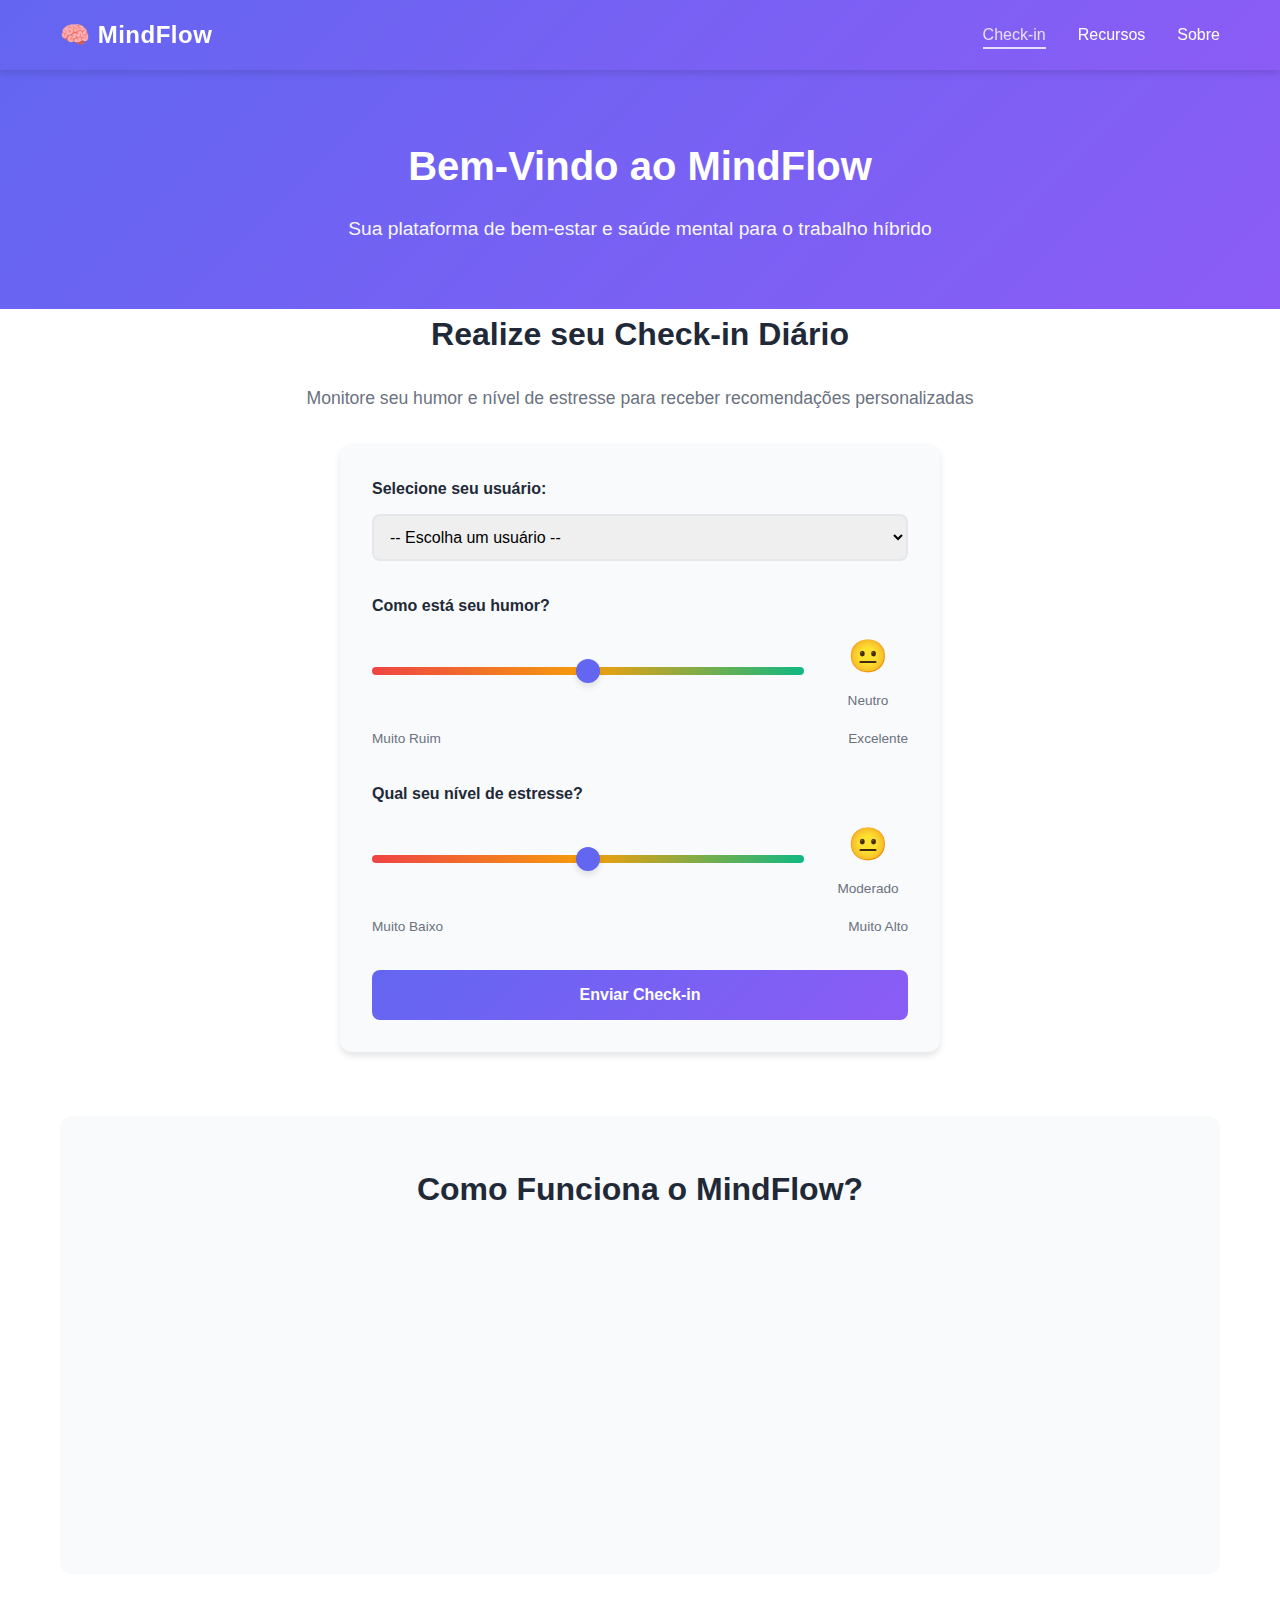
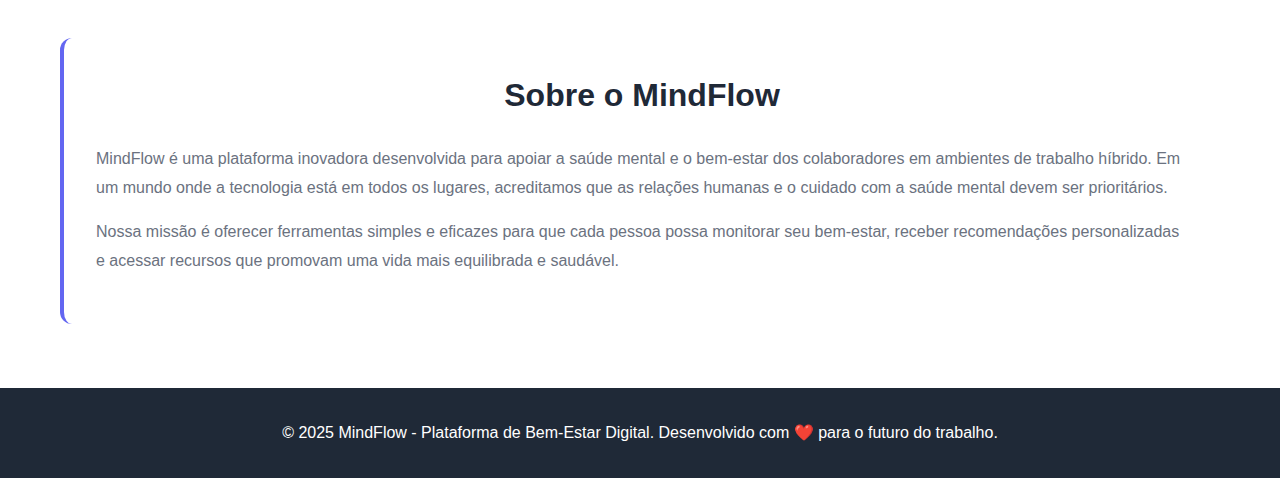
<file: mindflow_project/mindflow/web/index.html>
<!DOCTYPE html>
<html lang="pt-BR">
<head>
    <meta charset="UTF-8">
    <meta name="viewport" content="width=device-width, initial-scale=1.0">
    <title>MindFlow - Plataforma de Bem-Estar Digital</title>
    <link rel="stylesheet" href="estilo.css">
</head>
<body>
    <nav class="navbar">
        <div class="container">
            <div class="logo">🧠 MindFlow</div>
            <ul class="nav-links">
                <li><a href="index.html" class="active">Check-in</a></li>
                <li><a href="recursos.html">Recursos</a></li>
                <li><a href="#sobre">Sobre</a></li>
            </ul>
        </div>
    </nav>

    <header class="hero">
        <div class="container">
            <h1>Bem-Vindo ao MindFlow</h1>
            <p>Sua plataforma de bem-estar e saúde mental para o trabalho híbrido</p>
        </div>
    </header>

    <main class="container">
        <section class="checkin-section">
            <h2>Realize seu Check-in Diário</h2>
            <p class="subtitle">Monitore seu humor e nível de estresse para receber recomendações personalizadas</p>

            <div class="form-container">
                <form id="checkinForm">
                    <div class="form-group">
                        <label for="usuario">Selecione seu usuário:</label>
                        <select id="usuario" required>
                            <option value="">-- Escolha um usuário --</option>
                            <option value="1">Ana Silva</option>
                            <option value="2">Bruno Costa</option>
                            <option value="3">Carla Mendes</option>
                            <option value="4">Diego Santos</option>
                            <option value="5">Elisa Oliveira</option>
                        </select>
                    </div>

                    <div class="form-group">
                        <label for="humor">Como está seu humor?</label>
                        <div class="slider-container">
                            <input type="range" id="humor" name="humor" min="1" max="5" value="3" class="slider">
                            <div class="emoji-display">
                                <span id="humorEmoji">😐</span>
                                <span id="humorTexto">Neutro</span>
                            </div>
                        </div>
                        <div class="scale-labels">
                            <span>Muito Ruim</span>
                            <span>Excelente</span>
                        </div>
                    </div>

                    <div class="form-group">
                        <label for="estresse">Qual seu nível de estresse?</label>
                        <div class="slider-container">
                            <input type="range" id="estresse" name="estresse" min="1" max="5" value="3" class="slider">
                            <div class="emoji-display">
                                <span id="estresseEmoji">😐</span>
                                <span id="estresseTexto">Moderado</span>
                            </div>
                        </div>
                        <div class="scale-labels">
                            <span>Muito Baixo</span>
                            <span>Muito Alto</span>
                        </div>
                    </div>

                    <button type="submit" class="btn btn-primary">Enviar Check-in</button>
                </form>

                <div id="feedback" class="feedback"></div>
            </div>
        </section>

        <section class="info-section">
            <h2>Como Funciona o MindFlow?</h2>
            <div class="info-grid">
                <div class="info-card">
                    <div class="icon">📊</div>
                    <h3>Monitore seu Bem-Estar</h3>
                    <p>Realize check-ins diários para acompanhar seu humor e nível de estresse ao longo do tempo.</p>
                </div>
                <div class="info-card">
                    <div class="icon">📈</div>
                    <h3>Análise de Tendências</h3>
                    <p>Receba análises personalizadas sobre suas tendências de bem-estar nas últimas semanas.</p>
                </div>
                <div class="info-card">
                    <div class="icon">📚</div>
                    <h3>Recursos Personalizados</h3>
                    <p>Acesse uma biblioteca de artigos, vídeos e técnicas recomendadas para seu bem-estar.</p>
                </div>
            </div>
        </section>

        <section id="sobre" class="about-section">
            <h2>Sobre o MindFlow</h2>
            <p>
                MindFlow é uma plataforma inovadora desenvolvida para apoiar a saúde mental e o bem-estar dos 
                colaboradores em ambientes de trabalho híbrido. Em um mundo onde a tecnologia está em todos os 
                lugares, acreditamos que as relações humanas e o cuidado com a saúde mental devem ser prioritários.
            </p>
            <p>
                Nossa missão é oferecer ferramentas simples e eficazes para que cada pessoa possa monitorar seu 
                bem-estar, receber recomendações personalizadas e acessar recursos que promovam uma vida mais 
                equilibrada e saudável.
            </p>
        </section>
    </main>

    <footer class="footer">
        <div class="container">
            <p>&copy; 2025 MindFlow - Plataforma de Bem-Estar Digital. Desenvolvido com ❤️ para o futuro do trabalho.</p>
        </div>
    </footer>

    <script src="script.js"></script>
</body>
</html>
</file>
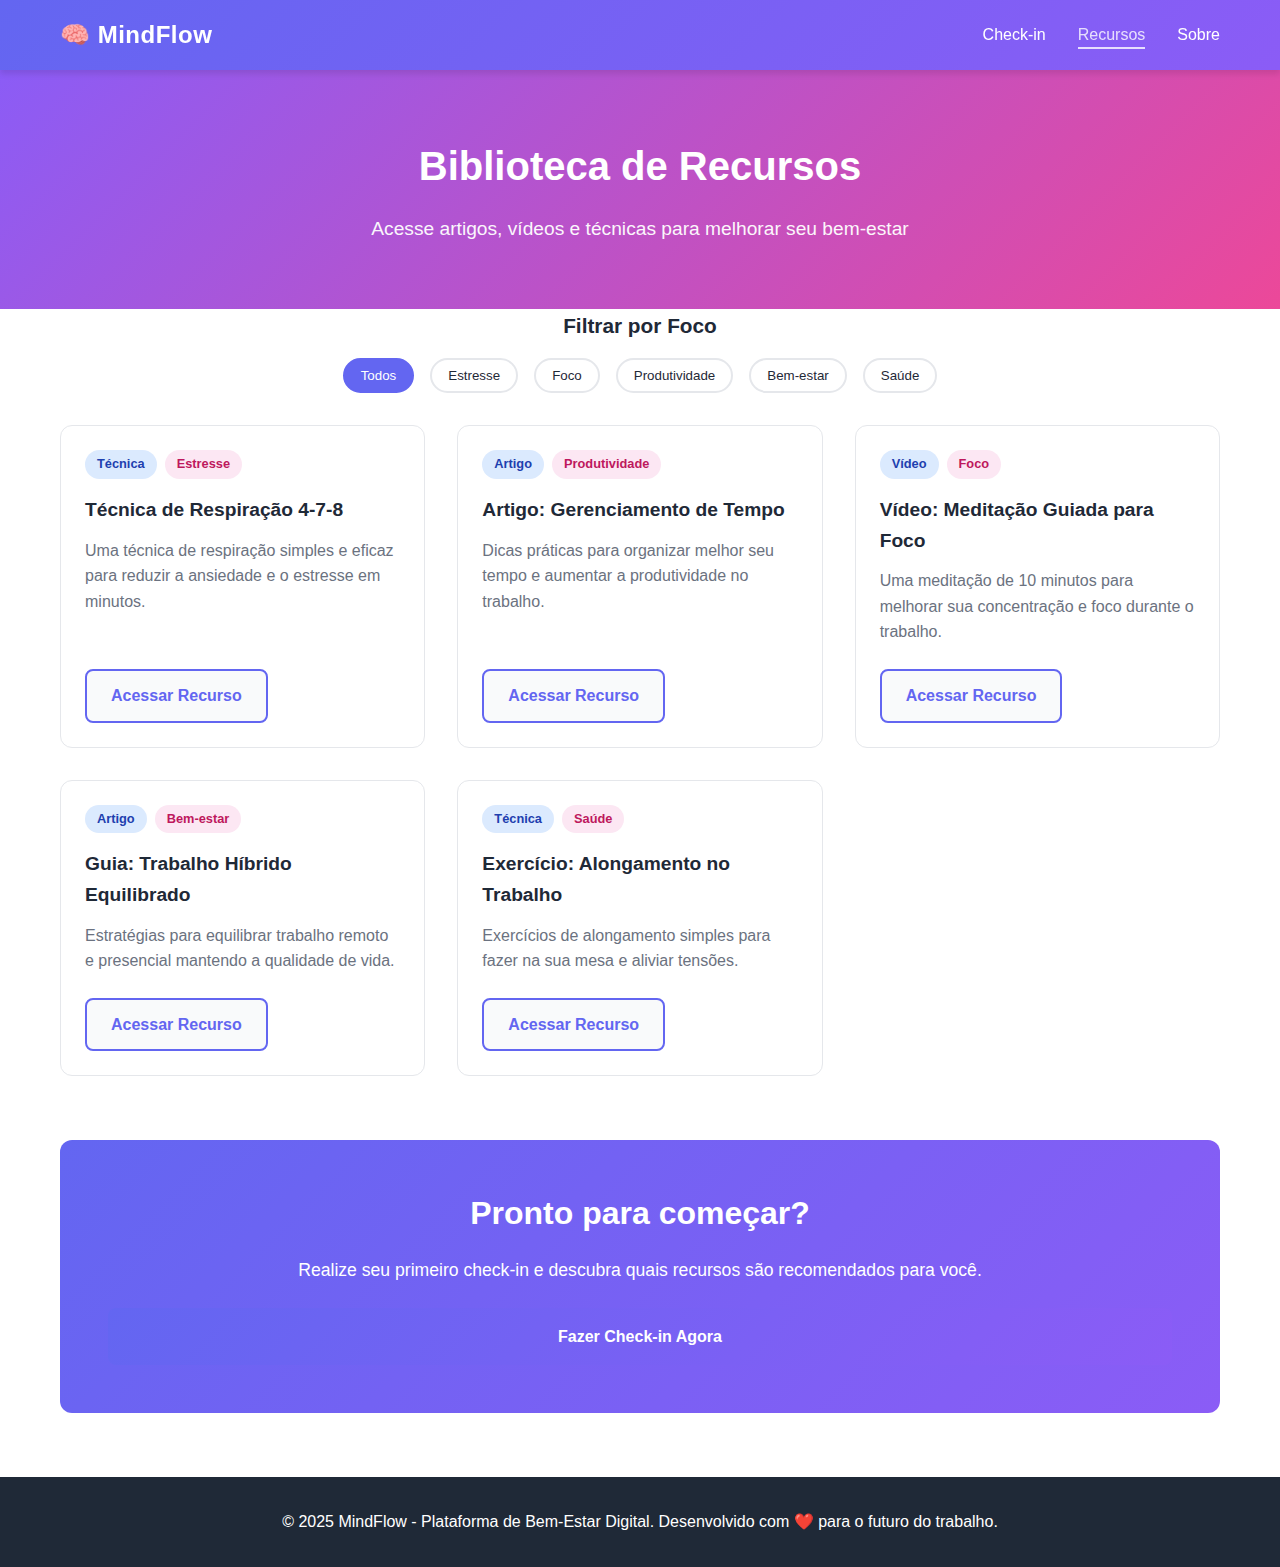
<file: mindflow_project/mindflow/web/recursos.html>
<!DOCTYPE html>
<html lang="pt-BR">
<head>
    <meta charset="UTF-8">
    <meta name="viewport" content="width=device-width, initial-scale=1.0">
    <title>Recursos de Bem-Estar - MindFlow</title>
    <link rel="stylesheet" href="estilo.css">
</head>
<body>
    <nav class="navbar">
        <div class="container">
            <div class="logo">🧠 MindFlow</div>
            <ul class="nav-links">
                <li><a href="index.html">Check-in</a></li>
                <li><a href="recursos.html" class="active">Recursos</a></li>
                <li><a href="index.html#sobre">Sobre</a></li>
            </ul>
        </div>
    </nav>

    <header class="hero recursos-hero">
        <div class="container">
            <h1>Biblioteca de Recursos</h1>
            <p>Acesse artigos, vídeos e técnicas para melhorar seu bem-estar</p>
        </div>
    </header>

    <main class="container">
        <section class="recursos-section">
            <div class="filter-container">
                <h2>Filtrar por Foco</h2>
                <div class="filter-buttons">
                    <button class="filter-btn active" data-filter="todos">Todos</button>
                    <button class="filter-btn" data-filter="Estresse">Estresse</button>
                    <button class="filter-btn" data-filter="Foco">Foco</button>
                    <button class="filter-btn" data-filter="Produtividade">Produtividade</button>
                    <button class="filter-btn" data-filter="Bem-estar">Bem-estar</button>
                    <button class="filter-btn" data-filter="Saúde">Saúde</button>
                </div>
            </div>

            <div class="recursos-grid" id="recursosGrid">
                <!-- Recursos serão inseridos aqui via JavaScript -->
            </div>
        </section>

        <section class="cta-section">
            <h2>Pronto para começar?</h2>
            <p>Realize seu primeiro check-in e descubra quais recursos são recomendados para você.</p>
            <a href="index.html" class="btn btn-primary">Fazer Check-in Agora</a>
        </section>
    </main>

    <footer class="footer">
        <div class="container">
            <p>&copy; 2025 MindFlow - Plataforma de Bem-Estar Digital. Desenvolvido com ❤️ para o futuro do trabalho.</p>
        </div>
    </footer>

    <script src="script.js"></script>
    <script>
        // Dados dos recursos (simulados)
        const recursos = [
            {
                id: 101,
                titulo: "Técnica de Respiração 4-7-8",
                tipo: "Técnica",
                foco: "Estresse",
                descricao: "Uma técnica de respiração simples e eficaz para reduzir a ansiedade e o estresse em minutos.",
                url: "https://mindflow.com/respiracao"
            },
            {
                id: 102,
                titulo: "Artigo: Gerenciamento de Tempo",
                tipo: "Artigo",
                foco: "Produtividade",
                descricao: "Dicas práticas para organizar melhor seu tempo e aumentar a produtividade no trabalho.",
                url: "https://mindflow.com/tempo"
            },
            {
                id: 103,
                titulo: "Vídeo: Meditação Guiada para Foco",
                tipo: "Vídeo",
                foco: "Foco",
                descricao: "Uma meditação de 10 minutos para melhorar sua concentração e foco durante o trabalho.",
                url: "https://mindflow.com/meditacao"
            },
            {
                id: 104,
                titulo: "Guia: Trabalho Híbrido Equilibrado",
                tipo: "Artigo",
                foco: "Bem-estar",
                descricao: "Estratégias para equilibrar trabalho remoto e presencial mantendo a qualidade de vida.",
                url: "https://mindflow.com/hibrido"
            },
            {
                id: 105,
                titulo: "Exercício: Alongamento no Trabalho",
                tipo: "Técnica",
                foco: "Saúde",
                descricao: "Exercícios de alongamento simples para fazer na sua mesa e aliviar tensões.",
                url: "https://mindflow.com/alongamento"
            }
        ];

        // Função para renderizar recursos
        function renderizarRecursos(filtro = 'todos') {
            const grid = document.getElementById('recursosGrid');
            grid.innerHTML = '';

            const recursosFiltrados = filtro === 'todos' 
                ? recursos 
                : recursos.filter(r => r.foco === filtro);

            recursosFiltrados.forEach(recurso => {
                const card = document.createElement('div');
                card.className = 'recurso-card';
                card.innerHTML = `
                    <div class="recurso-header">
                        <span class="tipo-badge">${recurso.tipo}</span>
                        <span class="foco-badge">${recurso.foco}</span>
                    </div>
                    <h3>${recurso.titulo}</h3>
                    <p>${recurso.descricao}</p>
                    <a href="${recurso.url}" target="_blank" class="btn btn-secondary">Acessar Recurso</a>
                `;
                grid.appendChild(card);
            });
        }

        // Event listeners para filtros
        document.querySelectorAll('.filter-btn').forEach(btn => {
            btn.addEventListener('click', function() {
                document.querySelectorAll('.filter-btn').forEach(b => b.classList.remove('active'));
                this.classList.add('active');
                renderizarRecursos(this.dataset.filter);
            });
        });

        // Renderizar recursos ao carregar a página
        renderizarRecursos();
    </script>
</body>
</html>
</file>
<file: mindflow_project/mindflow/web/estilo.css>
:root {
    --primary-color: #6366f1;
    --secondary-color: #8b5cf6;
    --success-color: #10b981;
    --warning-color: #f59e0b;
    --danger-color: #ef4444;
    --light-bg: #f9fafb;
    --dark-text: #1f2937;
    --light-text: #6b7280;
    --border-color: #e5e7eb;
    --shadow: 0 4px 6px rgba(0, 0, 0, 0.1);
}


* {
    margin: 0;
    padding: 0;
    box-sizing: border-box;
}

html {
    scroll-behavior: smooth;
}

body {
    font-family: 'Segoe UI', Tahoma, Geneva, Verdana, sans-serif;
    line-height: 1.6;
    color: var(--dark-text);
    background-color: #ffffff;
}

.container {
    max-width: 1200px;
    margin: 0 auto;
    padding: 0 20px;
}


.navbar {
    background: linear-gradient(135deg, var(--primary-color), var(--secondary-color));
    color: white;
    padding: 1rem 0;
    position: sticky;
    top: 0;
    z-index: 100;
    box-shadow: var(--shadow);
}

.navbar .container {
    display: flex;
    justify-content: space-between;
    align-items: center;
}

.logo {
    font-size: 1.5rem;
    font-weight: bold;
    letter-spacing: 0.5px;
}

.nav-links {
    display: flex;
    list-style: none;
    gap: 2rem;
}

.nav-links a {
    color: white;
    text-decoration: none;
    transition: opacity 0.3s ease;
    font-weight: 500;
}

.nav-links a:hover,
.nav-links a.active {
    opacity: 0.8;
    border-bottom: 2px solid white;
    padding-bottom: 0.25rem;
}


.hero {
    background: linear-gradient(135deg, var(--primary-color), var(--secondary-color));
    color: white;
    padding: 4rem 0;
    text-align: center;
}

.hero h1 {
    font-size: 2.5rem;
    margin-bottom: 1rem;
    font-weight: 700;
}

.hero p {
    font-size: 1.2rem;
    opacity: 0.95;
}

.recursos-hero {
    background: linear-gradient(135deg, var(--secondary-color), #ec4899);
}


main {
    padding: 3rem 0;
}


section {
    margin-bottom: 4rem;
}

section h2 {
    font-size: 2rem;
    margin-bottom: 1.5rem;
    color: var(--dark-text);
    text-align: center;
}

.subtitle {
    text-align: center;
    color: var(--light-text);
    font-size: 1.1rem;
    margin-bottom: 2rem;
}


.form-container {
    background: var(--light-bg);
    padding: 2rem;
    border-radius: 12px;
    max-width: 600px;
    margin: 0 auto;
    box-shadow: var(--shadow);
}

.form-group {
    margin-bottom: 2rem;
}

.form-group label {
    display: block;
    margin-bottom: 0.75rem;
    font-weight: 600;
    color: var(--dark-text);
}

.form-group select,
.form-group input[type="text"],
.form-group input[type="email"] {
    width: 100%;
    padding: 0.75rem;
    border: 2px solid var(--border-color);
    border-radius: 8px;
    font-size: 1rem;
    transition: border-color 0.3s ease;
}

.form-group select:focus,
.form-group input:focus {
    outline: none;
    border-color: var(--primary-color);
}


.slider-container {
    display: flex;
    align-items: center;
    gap: 1.5rem;
    margin-bottom: 1rem;
}

.slider {
    flex: 1;
    height: 8px;
    border-radius: 5px;
    background: linear-gradient(to right, #ef4444, #f59e0b, #10b981);
    outline: none;
    -webkit-appearance: none;
    appearance: none;
}

.slider::-webkit-slider-thumb {
    -webkit-appearance: none;
    appearance: none;
    width: 24px;
    height: 24px;
    border-radius: 50%;
    background: var(--primary-color);
    cursor: pointer;
    box-shadow: var(--shadow);
    transition: transform 0.2s ease;
}

.slider::-webkit-slider-thumb:hover {
    transform: scale(1.2);
}

.slider::-moz-range-thumb {
    width: 24px;
    height: 24px;
    border-radius: 50%;
    background: var(--primary-color);
    cursor: pointer;
    border: none;
    box-shadow: var(--shadow);
    transition: transform 0.2s ease;
}

.slider::-moz-range-thumb:hover {
    transform: scale(1.2);
}

.emoji-display {
    display: flex;
    flex-direction: column;
    align-items: center;
    gap: 0.5rem;
    min-width: 80px;
}

.emoji-display span:first-child {
    font-size: 2rem;
}

.emoji-display span:last-child {
    font-size: 0.85rem;
    color: var(--light-text);
    font-weight: 500;
}

.scale-labels {
    display: flex;
    justify-content: space-between;
    font-size: 0.85rem;
    color: var(--light-text);
    margin-top: 0.5rem;
}


.btn {
    display: inline-block;
    padding: 0.75rem 1.5rem;
    border: none;
    border-radius: 8px;
    font-size: 1rem;
    font-weight: 600;
    cursor: pointer;
    transition: all 0.3s ease;
    text-decoration: none;
    text-align: center;
}

.btn-primary {
    background: linear-gradient(135deg, var(--primary-color), var(--secondary-color));
    color: white;
    width: 100%;
    padding: 1rem;
}

.btn-primary:hover {
    transform: translateY(-2px);
    box-shadow: 0 6px 12px rgba(99, 102, 241, 0.4);
}

.btn-secondary {
    background: var(--light-bg);
    color: var(--primary-color);
    border: 2px solid var(--primary-color);
}

.btn-secondary:hover {
    background: var(--primary-color);
    color: white;
}


.feedback {
    margin-top: 1.5rem;
    padding: 1rem;
    border-radius: 8px;
    display: none;
}

.feedback.success {
    display: block;
    background: #d1fae5;
    color: #065f46;
    border-left: 4px solid var(--success-color);
}

.feedback.error {
    display: block;
    background: #fee2e2;
    color: #991b1b;
    border-left: 4px solid var(--danger-color);
}


.info-section {
    background: var(--light-bg);
    padding: 3rem 2rem;
    border-radius: 12px;
}

.info-grid {
    display: grid;
    grid-template-columns: repeat(auto-fit, minmax(300px, 1fr));
    gap: 2rem;
    margin-top: 2rem;
}

.info-card {
    background: white;
    padding: 2rem;
    border-radius: 12px;
    text-align: center;
    box-shadow: var(--shadow);
    transition: transform 0.3s ease;
}

.info-card:hover {
    transform: translateY(-4px);
}

.info-card .icon {
    font-size: 3rem;
    margin-bottom: 1rem;
}

.info-card h3 {
    font-size: 1.3rem;
    margin-bottom: 0.75rem;
    color: var(--primary-color);
}

.info-card p {
    color: var(--light-text);
    line-height: 1.6;
}


.about-section {
    background: white;
    padding: 2rem;
    border-radius: 12px;
    border-left: 4px solid var(--primary-color);
}

.about-section p {
    margin-bottom: 1rem;
    color: var(--light-text);
    line-height: 1.8;
}


.filter-container {
    margin-bottom: 2rem;
}

.filter-container h2 {
    font-size: 1.3rem;
    margin-bottom: 1rem;
}

.filter-buttons {
    display: flex;
    flex-wrap: wrap;
    gap: 1rem;
    justify-content: center;
}

.filter-btn {
    padding: 0.5rem 1rem;
    border: 2px solid var(--border-color);
    background: white;
    border-radius: 20px;
    cursor: pointer;
    transition: all 0.3s ease;
    font-weight: 500;
    color: var(--dark-text);
}

.filter-btn:hover,
.filter-btn.active {
    background: var(--primary-color);
    color: white;
    border-color: var(--primary-color);
}

.recursos-grid {
    display: grid;
    grid-template-columns: repeat(auto-fill, minmax(300px, 1fr));
    gap: 2rem;
}

.recurso-card {
    background: white;
    border: 1px solid var(--border-color);
    border-radius: 12px;
    padding: 1.5rem;
    transition: all 0.3s ease;
    display: flex;
    flex-direction: column;
}

.recurso-card:hover {
    box-shadow: 0 8px 16px rgba(0, 0, 0, 0.15);
    transform: translateY(-4px);
}

.recurso-header {
    display: flex;
    gap: 0.5rem;
    margin-bottom: 1rem;
    flex-wrap: wrap;
}

.tipo-badge,
.foco-badge {
    display: inline-block;
    padding: 0.25rem 0.75rem;
    border-radius: 20px;
    font-size: 0.8rem;
    font-weight: 600;
}

.tipo-badge {
    background: #dbeafe;
    color: #1e40af;
}

.foco-badge {
    background: #fce7f3;
    color: #be185d;
}

.recurso-card h3 {
    font-size: 1.2rem;
    margin-bottom: 0.75rem;
    color: var(--dark-text);
}

.recurso-card p {
    color: var(--light-text);
    margin-bottom: 1.5rem;
    flex-grow: 1;
}

.recurso-card .btn {
    align-self: flex-start;
}


.cta-section {
    background: linear-gradient(135deg, var(--primary-color), var(--secondary-color));
    color: white;
    padding: 3rem;
    border-radius: 12px;
    text-align: center;
}

.cta-section h2 {
    color: white;
    margin-bottom: 1rem;
}

.cta-section p {
    margin-bottom: 1.5rem;
    font-size: 1.1rem;
}


.footer {
    background: var(--dark-text);
    color: white;
    padding: 2rem 0;
    text-align: center;
    margin-top: 4rem;
}


@media (max-width: 768px) {
    .nav-links {
        gap: 1rem;
    }

    .hero h1 {
        font-size: 1.8rem;
    }

    .hero p {
        font-size: 1rem;
    }

    section h2 {
        font-size: 1.5rem;
    }

    .slider-container {
        flex-direction: column;
        gap: 1rem;
    }

    .info-grid {
        grid-template-columns: 1fr;
    }

    .filter-buttons {
        gap: 0.5rem;
    }

    .filter-btn {
        padding: 0.4rem 0.8rem;
        font-size: 0.9rem;
    }

    .recursos-grid {
        grid-template-columns: 1fr;
    }

    .cta-section {
        padding: 2rem 1rem;
    }
}

@media (max-width: 480px) {
    .container {
        padding: 0 15px;
    }

    .navbar .container {
        flex-direction: column;
        gap: 1rem;
    }

    .nav-links {
        flex-direction: column;
        gap: 0.5rem;
        width: 100%;
    }

    .nav-links a {
        padding: 0.5rem;
        text-align: center;
    }

    .hero h1 {
        font-size: 1.5rem;
    }

    .form-container {
        padding: 1.5rem;
    }

    .emoji-display span:first-child {
        font-size: 1.5rem;
    }
}
</file>
